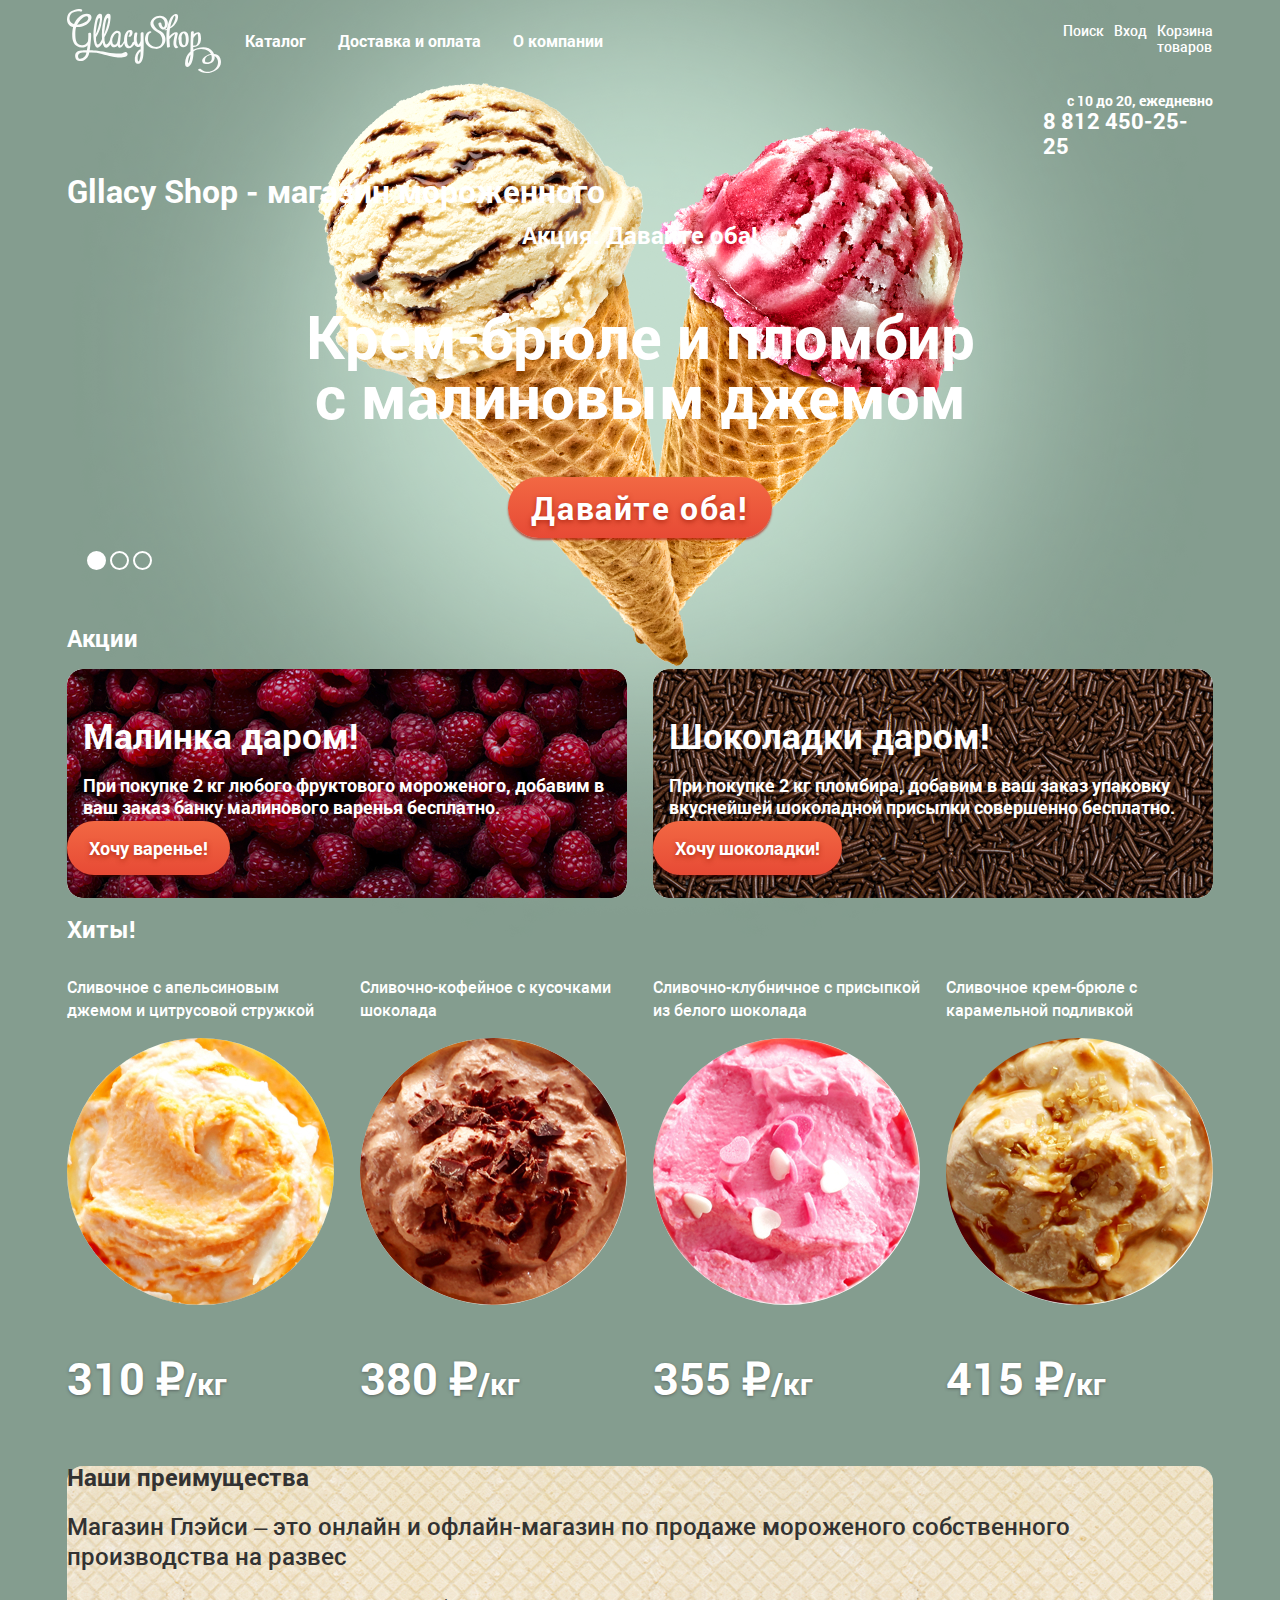
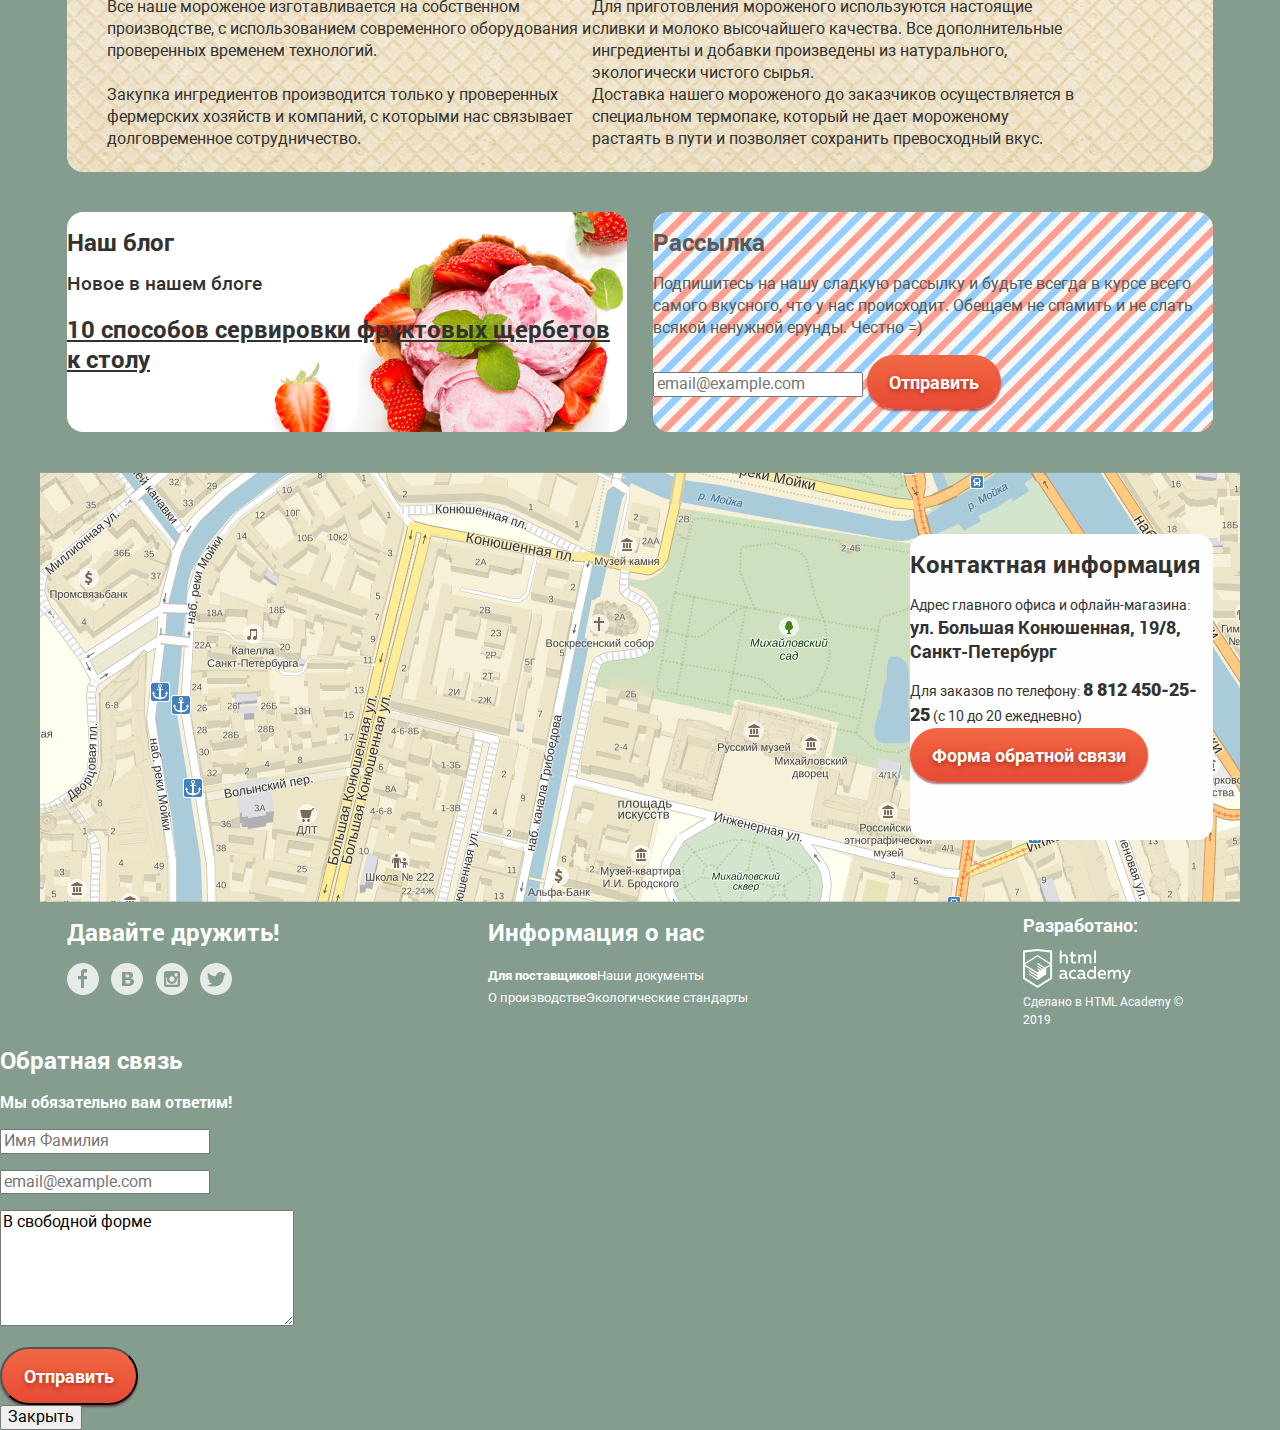
<file: index.html>
<!DOCTYPE html>
<html lang="ru" class="page">

<head>
  <meta charset="utf-8">
  <title>Gllacy Shop - магазин мороженного собственного производства</title>
  <link rel="stylesheet" href="css/normalize.css">
  <link rel="stylesheet" href="css/style.css">

  <link rel="stylesheet" href="https://fonts.googleapis.com/css2?family=Roboto:wght@400;500;700&display=swap">

  <link rel="icon" href="favicon.ico">
  <link rel="icon" href="favicon/favicon.svg" type="image/svg+xml">
  <link rel="apple-touch-icon" href="favicon/180.png">
  <link rel="manifest" href="manifest.webmanifest">
</head>

<body class="page-body green-theme">

  <header class="main-header">
    <div class="header-block">
      <nav class="main-navigation">
        <div class="main-navigation-column">
          <img class="main-header-logo" src="img/logo.svg" width="154" height="64"
            alt="Логотип магазина мороженного Глейси.">
          <ul class="site-navigation">
            <li class="site-navigation-item"><a class="main-menu" href="catalog.html">Каталог</a></li>
            <!-- TODO: Выпадающее меню-->
            <li class="site-navigation-item"><a href="#">Доставка и оплата</a></li>
            <li class="site-navigation-item"><a href="#">О компании</a></li>
          </ul>
          <ul class="user-navigation">
            <li class="user-navigation-item">
              <a class="search-link" href="#">Поиск</a>
            </li>
            <!-- TODO: Выпадающая форма поиска-->
            <li class="user-navigation-item">
              <a class="login-link" href="#">Вход</a>
            </li>
            <!-- TODO: Выпадающая форма входа-->
            <li class="user-navigation-item">
              <a class="basket-link" href="#">Корзина товаров</a>
            </li>
          </ul>
        </div>
      </nav>
      <div class="main-header-contacts">
        <p class="main-header-mode">с 10 до 20, ежедневно</p>
        <p class="main-header-phone"><a class="main-header-phone-link" href="tel:+78124502525">8 812 450-25-25</a></p>
      </div>
    </div>
  </header>

  <main>
    <div class="container">
      <h1>Gllacy Shop - магазин мороженного</h1>

      <section class="slider">
        <section class="slider-item slider-item-1 green-promo-background">
          <h2>Акция: Давайте оба!</h2>
          <p class="slider-heading">Крем-брюле и пломбир с малиновым джемом</p>
          <!-- <p>
          <img class="slider-image" src="img/products/slider-item-1.png" width="716" height="716" alt="Шарики мороженого крем-брюле
            и пломбира с джемом, каждый в вафельном рожке.">
        </p> -->
          <a class="button slider-button" href="#">Давайте оба!</a>
        </section>

        <section class="slider-item slider-item-2 blue-promo-background hidden">
          <h2>Акция: Давайте оба!</h2>
          <p class="slider-heading">Шоколадный пломбир и лимонный сорбет</p>
          <!-- <p>
          <img class="slider-image" src="img/products/slider-item-2.png" width="716" height="716" alt="Шарик пломбира с кусочками шоколада
            и шарик сорбета с кусочками фруктов, каждый в вафельном рожке.">
        </p> -->
          <a class="button slider-button" href="#">Давайте оба!</a>
        </section>

        <section class="slider-item slider-item-3 red-promo-background hidden">
          <h2>Акция: Давайте оба!</h2>
          <p class="slider-heading">Пломбир с помадкой и клубничный щербет</p>
          <!-- <p>
          <img class="slider-image" src="img/products/slider-item-3.png" width="716" height="716"
            alt="Шарик пломбира с шоколадной помадкой и шарик клубничного щербета, каждый в вафельном рожке.">
        </p> -->
          <a class="button slider-button" href="#">Давайте оба!</a>
        </section>

        <nav class="slider-control">
          <button class="slider-control-button green-theme-button" type="button"></button>
          <button class="slider-control-button blue-theme-button" type="button"></button>
          <button class="slider-control-button red-theme-button" type="button"></button>
        </nav>
      </section>

      <section class="promotions">
        <h2>Акции</h2>
        <ul class="promotions-list">
          <li class="promotion-item promotion-item-1">
            <h3 class="promotion-heading">Малинка даром!</h3>
            <p class="promotion-content">При покупке 2 кг любого фруктового мороженого, добавим
              в ваш заказ банку малинового варенья бесплатно.</p>
            <a class="button promotion-button" href="#">Хочу варенье!</a>
          </li>
          <li class="promotion-item promotion-item-2">
            <h3 class="promotion-heading">Шоколадки даром!</h3>
            <p class="promotion-content">При покупке 2 кг пломбира, добавим в ваш заказ упаковку
              вкуснейшей шоколадной присыпки совершенно бесплатно.</p>
            <a class="button promotion-button" href="#">Хочу шоколадки!</a>
          </li>
        </ul>
      </section>

      <section class="hits">
        <h2>Хиты!</h2>
        <ul class="hits-list">
          <li class="hit-item">
            <p class="hit-name"><a class="hit-name-link" href="#">Сливочное с апельсиновым джемом и цитрусовой
                стружкой</a></p>
            <img class="hit-image" src="img/products/product-1.jpg" width="267" height="267"
              alt="Бежевое с оранжевыми жилками мороженое.">
            <p class="hit-price">310 &#8381;<span class="hit-span">/кг</span></p>
          </li>
          <li class="hit-item">
            <p class="hit-name"><a class="hit-name-link" href="#">Сливочно-кофейное с кусочками шоколада</a></p>
            <img class="hit-image" src="img/products/product-2.jpg" width="267" height="267"
              alt="Коричневое мороженое c шоколадной стружкой.">
            <p class="hit-price">380 &#8381;<span class="hit-span">/кг</span></p>
          </li>
          <li class="hit-item">
            <p class="hit-name"><a class="hit-name-link" href="#">Сливочно-клубничное с присыпкой из белого шоколада</a>
            </p>
            <img class="hit-image" src="img/products/product-3.jpg" width="267" height="267"
              alt="Розовое мороженое с присыпкой сердечками.">
            <p class="hit-price">355 &#8381;<span class="hit-span">/кг</span></p>
          </li>
          <li class="hit-item">
            <p class="hit-name"><a class="hit-name-link" href="#">Сливочное крем-брюле с карамельной подливкой</a></p>
            <img class="hit-image" src="img/products/product-4.jpg" width="267" height="267"
              alt="Тёмно-бежевое мороженое с жилками карамельного соуса.">
            <p class="hit-price">415 &#8381;<span class="hit-span">/кг</span></p>
          </li>
        </ul>
      </section>

      <section class="advantages">
        <h2>Наши преимущества</h2>
        <p class="advantages-heading">Магазин Глэйси – это онлайн и офлайн-магазин по продаже мороженого собственного
          производства на развес</p>
        <ul class="advantages-list">
          <li class="advantages-item">Все наше мороженое изготавливается на собственном
            производстве, с использованием современного оборудования
            и проверенных временем технологий.</li>
          <li class="advantages-item">Для приготовления мороженого используются настоящие
            сливки и молоко высочайшего качества. Все дополнительные
            ингредиенты и добавки произведены из натурального,
            экологически чистого сырья.</li>
          <li class="advantages-item">Закупка ингредиентов производится только у проверенных
            фермерских хозяйств и компаний, с которыми нас связывает
            долговременное сотрудничество.</li>
          <li class="advantages-item">Доставка нашего мороженого до заказчиков осуществляется
            в специальном термопаке, который не дает мороженому
            растаять в пути и позволяет сохранить превосходный вкус.</li>
        </ul>
      </section>

      <div class="index-columns">
        <section class="blog">
          <h2>Наш блог</h2>
          <h3 class="blog-heading">Новое в нашем блоге</h3>
          <a class="blog-news-more" href="#">10 способов сервировки фруктовых щербетов к столу</a>
        </section>

        <section class="subscribe">
          <h2>Рассылка</h2>
          <p class="subscribe-text">Подпишитесь на нашу сладкую рассылку и будьте всегда в курсе
            всего самого вкусного, что у нас происходит. Обещаем не спамить
            и не слать всякой ненужной ерунды. Честно =)</p>
          <form class="subscribe-form" method="POST" action="https://echo.htmlacademy.ru/">
            <input class="input subscribe-input" type="email" name="email" placeholder="email@example.com" required>
            <button class="button subscribe-button" type="submit">Отправить</button>
          </form>
        </section>
      </div>
    </div>

    <div class="map-wrapper">
      <div class="contacts-container">
        <section class="contacts">
          <h2>Контактная информация</h2>
          <p class="contacts-text">Адрес главного офиса и офлайн-магазина:
            <b class="contacts-address">ул. Большая Конюшенная, 19/8, Санкт-Петербург</b></p>
          <p class="contacts-text">Для заказов по телефону: <a class="contacts-phone" href="tel:+78124502525"><b>8 812
                450-25-25</b></a>
            (с 10 до 20 ежедневно)</p>
          <p><a class="button feedback-link-button" href="#">Форма обратной связи</a></p>
          <!-- TODO: Скрипт триггерящий форму feedback'a-->
        </section>
      </div>
    </div>
  </main>

  <footer class="main-footer">
    <div class="footer-columns">
      <section class="footer-socials">
        <h2>Давайте дружить!</h2>
        <ul class="footer-socials-list">
          <li>
            <a class="footer-social-button" href="#">
              <!-- <span>Фейсбук</span> -->
              <svg width="32" height="32" viewBox="0 0 32 32" fill="none" xmlns="http://www.w3.org/2000/svg">
                <path
                  d="M16 0C12.8355 0 9.74207 0.938384 7.11088 2.69649C4.4797 4.45459 2.42894 6.95345 1.21793 9.87706C0.0069325 12.8007 -0.309921 16.0177 0.307443 19.1214C0.924806 22.2251 2.44866 25.0761 4.6863 27.3137C6.92394 29.5513 9.77487 31.0752 12.8786 31.6926C15.9823 32.3099 19.1993 31.9931 22.1229 30.7821C25.0466 29.5711 27.5454 27.5203 29.3035 24.8891C31.0616 22.2579 32 19.1645 32 16C32 11.7565 30.3143 7.68687 27.3137 4.68629C24.3131 1.68571 20.2435 0 16 0ZM20.06 9.45H17V12.9H20V16.34H17V25H14V16.34H11V12.9H14V9.45C13.9449 8.59575 14.2291 7.75426 14.7908 7.1083C15.3525 6.46234 16.1464 6.06407 17 6H20V9.45H20.06Z"
                  fill="white" fill-opacity="0.8" />
              </svg>
            </a>
          </li>
          <li>
            <a class="footer-social-button" href="#">
              <!-- <span>Вконтакте</span> -->
              <svg width="32" height="32" viewBox="0 0 32 32" fill="none" xmlns="http://www.w3.org/2000/svg">
                <path
                  d="M16.64 14.49C16.9652 14.4904 17.2875 14.4293 17.59 14.31C17.8645 14.2077 18.0922 14.0085 18.23 13.75C18.3343 13.4964 18.3854 13.2241 18.38 12.95C18.376 12.7057 18.3143 12.4659 18.2 12.25C18.0714 12.0066 17.8523 11.8235 17.59 11.74C17.2687 11.627 16.9306 11.5695 16.59 11.57H14.59V14.57H15.16C15.75 14.52 16.24 14.51 16.64 14.49Z"
                  fill="white" fill-opacity="0.8" />
                <path
                  d="M18.12 17.08C17.751 17.0101 17.3752 16.9832 17 17H14.61V20.5H17.06C17.4757 20.4953 17.8865 20.4104 18.27 20.25C18.591 20.1392 18.8632 19.9199 19.04 19.63C19.1865 19.3527 19.2621 19.0436 19.26 18.73C19.2753 18.3782 19.1848 18.0298 19 17.73C18.7922 17.4167 18.4806 17.1865 18.12 17.08Z"
                  fill="white" fill-opacity="0.8" />
                <path
                  d="M16 0C12.8355 0 9.74207 0.938384 7.11088 2.69649C4.4797 4.45459 2.42894 6.95345 1.21793 9.87706C0.0069325 12.8007 -0.309921 16.0177 0.307443 19.1214C0.924806 22.2251 2.44866 25.0761 4.6863 27.3137C6.92394 29.5513 9.77487 31.0752 12.8786 31.6926C15.9823 32.3099 19.1993 31.9931 22.1229 30.7821C25.0466 29.5711 27.5454 27.5203 29.3035 24.8891C31.0616 22.2579 32 19.1645 32 16C32 11.7565 30.3143 7.68687 27.3137 4.68629C24.3131 1.68571 20.2435 0 16 0ZM22.6 20.53C22.3376 21.056 21.9537 21.5119 21.48 21.86C20.9342 22.2714 20.3122 22.5705 19.65 22.74C18.8286 22.9383 17.9848 23.029 17.14 23.01H11V9H16.45C17.2781 8.9868 18.1063 9.02354 18.93 9.11C19.473 9.19401 19.9994 9.36273 20.49 9.61C20.9868 9.84615 21.4013 10.2258 21.68 10.7C21.9455 11.1728 22.0801 11.7079 22.07 12.25C22.0819 12.8916 21.8931 13.5209 21.53 14.05C21.1452 14.588 20.6142 15.0045 20 15.25V15.32C20.8272 15.4588 21.5898 15.8541 22.18 16.45C22.7295 17.0712 23.0163 17.8815 22.98 18.71C23.0043 19.3386 22.8738 19.9636 22.6 20.53Z"
                  fill="white" fill-opacity="0.8" />
              </svg>
            </a>
          </li>
          <li>
            <a class="footer-social-button" href="#">
              <!-- <span>Инстаграм</span> -->
              <svg width="32" height="32" viewBox="0 0 32 32" fill="none" xmlns="http://www.w3.org/2000/svg">
                <g opacity="0.8">
                  <path
                    d="M20.92 16C20.92 17.3155 20.3974 18.5771 19.4673 19.5072C18.5371 20.4374 17.2755 20.96 15.96 20.96C14.6445 20.96 13.3829 20.4374 12.4528 19.5072C11.5226 18.5771 11 17.3155 11 16C11.001 15.6158 11.048 15.233 11.14 14.86H10.24V21.7H21.64V14.86H20.74C20.8406 15.2325 20.901 15.6147 20.92 16Z"
                    fill="white" />
                  <path
                    d="M16 18.66C16.5252 18.656 17.0375 18.4967 17.4723 18.202C17.9071 17.9073 18.245 17.4905 18.4432 17.0042C18.6415 16.5178 18.6913 15.9836 18.5864 15.4689C18.4816 14.9542 18.2266 14.4821 17.8539 14.1121C17.4811 13.7421 17.0071 13.4908 16.4916 13.3897C15.9762 13.2887 15.4424 13.3425 14.9575 13.5445C14.4726 13.7464 14.0584 14.0873 13.7669 14.5243C13.4755 14.9613 13.32 15.4748 13.32 16C13.3213 16.3506 13.3917 16.6976 13.5271 17.021C13.6625 17.3444 13.8602 17.638 14.1091 17.8851C14.358 18.1321 14.653 18.3276 14.9775 18.4606C15.3019 18.5936 15.6494 18.6613 16 18.66Z"
                    fill="white" />
                  <path d="M21.68 10.3H18.64V13.34H21.68V10.3Z" fill="white" />
                  <path
                    d="M16 0C12.8355 0 9.74207 0.938384 7.11088 2.69649C4.4797 4.45459 2.42894 6.95345 1.21793 9.87706C0.0069325 12.8007 -0.309921 16.0177 0.307443 19.1214C0.924806 22.2251 2.44866 25.0761 4.6863 27.3137C6.92394 29.5513 9.77487 31.0752 12.8786 31.6926C15.9823 32.3099 19.1993 31.9931 22.1229 30.7821C25.0466 29.5711 27.5454 27.5203 29.3035 24.8891C31.0616 22.2579 32 19.1645 32 16C32 11.7565 30.3143 7.68687 27.3137 4.68629C24.3131 1.68571 20.2435 0 16 0ZM24 21.7C24.0027 22.0045 23.9444 22.3064 23.8285 22.588C23.7127 22.8696 23.5416 23.1251 23.3253 23.3395C23.1091 23.5539 22.8521 23.7228 22.5695 23.8362C22.2869 23.9497 21.9845 24.0054 21.68 24H10.28C9.97928 23.9987 9.68175 23.9382 9.40442 23.8219C9.12709 23.7056 8.87537 23.5358 8.66366 23.3222C8.45194 23.1086 8.28436 22.8554 8.17049 22.5771C8.05662 22.2988 7.99869 22.0007 8.00001 21.7V10.3C7.99869 9.99927 8.05662 9.70123 8.17049 9.42289C8.28436 9.14455 8.45194 8.89137 8.66366 8.67779C8.87537 8.46422 9.12709 8.29443 9.40442 8.17814C9.68175 8.06184 9.97928 8.00131 10.28 8H21.67C21.9749 7.99467 22.2778 8.0503 22.561 8.16362C22.8441 8.27694 23.1017 8.44568 23.3188 8.65992C23.5358 8.87416 23.7079 9.12959 23.8249 9.41123C23.9418 9.69287 24.0014 9.99504 24 10.3V21.7Z"
                    fill="white" />
                </g>
              </svg>
            </a>
          </li>
          <li>
            <a class="footer-social-button" href="#">
              <!-- <span>Твиттер</span> -->
              <svg width="32" height="32" viewBox="0 0 32 32" fill="none" xmlns="http://www.w3.org/2000/svg">
                <path
                  d="M16 0C12.8355 0 9.74207 0.938384 7.11088 2.69649C4.4797 4.45459 2.42894 6.95345 1.21793 9.87706C0.0069325 12.8007 -0.309921 16.0177 0.307443 19.1214C0.924806 22.2251 2.44866 25.0761 4.6863 27.3137C6.92394 29.5513 9.77487 31.0752 12.8786 31.6926C15.9823 32.3099 19.1993 31.9931 22.1229 30.7821C25.0466 29.5711 27.5454 27.5203 29.3035 24.8891C31.0616 22.2579 32 19.1645 32 16C32 11.7565 30.3143 7.68687 27.3137 4.68629C24.3131 1.68571 20.2435 0 16 0ZM23.94 12.81C23.69 19.33 20.48 23.64 12.94 23.51H12.46C12.01 23.51 7.91001 23.07 7.11001 21.69C8.8989 21.9555 10.7228 21.5494 12.23 20.55C11.18 20.26 9.31001 20.09 8.98001 17.7C9.39279 17.8642 9.84415 17.9058 10.28 17.82C9.00001 17 7.53001 16.3 7.61001 14.17C8.02796 14.4893 8.54454 14.652 9.07001 14.63C8.30001 14.4 6.92001 11.39 8.07001 9.85C10.07 11.64 12.14 13.33 15.87 13.49C16.1 11.28 17.11 9.79 19.04 9.17C19.7375 8.93332 20.4908 8.91568 21.1986 9.11946C21.9065 9.32323 22.5351 9.73867 23 10.31C23.74 10.08 24.45 9.84 25.19 9.62C25.1758 9.95711 25.0846 10.2865 24.9234 10.5829C24.7622 10.8793 24.5353 11.1349 24.26 11.33C24.5167 11.3601 24.7768 11.3336 25.0221 11.2524C25.2674 11.1712 25.492 11.0372 25.68 10.86C25.5628 11.2985 25.3443 11.7034 25.0421 12.0421C24.7399 12.3808 24.3624 12.6438 23.94 12.81Z"
                  fill="white" fill-opacity="0.8" />
              </svg>
            </a>
          </li>
        </ul>
      </section>

      <section class="footer-about-us">
        <h2>Информация о нас</h2>
        <ul class="footer-about-us-list">
          <li class="footer-about-us-item">
            <a class="footer-about-us-link" href="#"><b>Для поставщиков</b></a>
          </li>
          <li class="footer-about-us-item">
            <a class="footer-about-us-link" href="#">Наши документы</a>
          </li>
          <li class="footer-about-us-item">
            <a class="footer-about-us-link" href="#">О производстве</a>
          </li>
          <li class="footer-about-us-item">
            <a class="footer-about-us-link" href="#">Экологические стандарты</a>
          </li>
        </ul>
      </section>

      <section class="footer-copyright">
        <h2>Разработано:</h2>
        <p>
          <a href="https://htmlacademy.ru/intensive/htmlcss">
            <img class="footer-copyright-logo" src="img/academy_logo.svg" width="108" height="39"
              alt="Логотип разработчика сайта">
          </a>
        </p>
        <p>
          Сделано в <a class="footer-copyright-link" href="https://htmlacademy.ru/intensive/htmlcss">HTML Academy</a>
          &copy; 2019
        </p>
      </section>
    </div>
  </footer>

  <section class="feedback-modal">
    <h2>Обратная связь</h2>
    <p class="feedback-modal-heading">Мы обязательно вам ответим!</p>
    <form class="feedback-modal-form" action="https://echo.htmlacademy.ru/" method="POST">
      <p>
        <input class="feedback-modal-input" type="text" name="feedback-name-surname" placeholder="Имя Фамилия" required>
      </p>
      <p>
        <input class="feedback-modal-input" type="email" name="feedback-email" placeholder="email@example.com" required>
      </p>
      <p>
        <textarea class="feedback-modal-textarea" name="feedback" rows="6" cols="30"
          required>В свободной форме</textarea>
      </p>
      <button class="button feedback-modal-button" type="submit">Отправить</button>
    </form>
    <button class="feedback-modal-close" type="button">Закрыть</button>
  </section>


  <script src="js/script.js"></script>
</body>

</html>
</file>
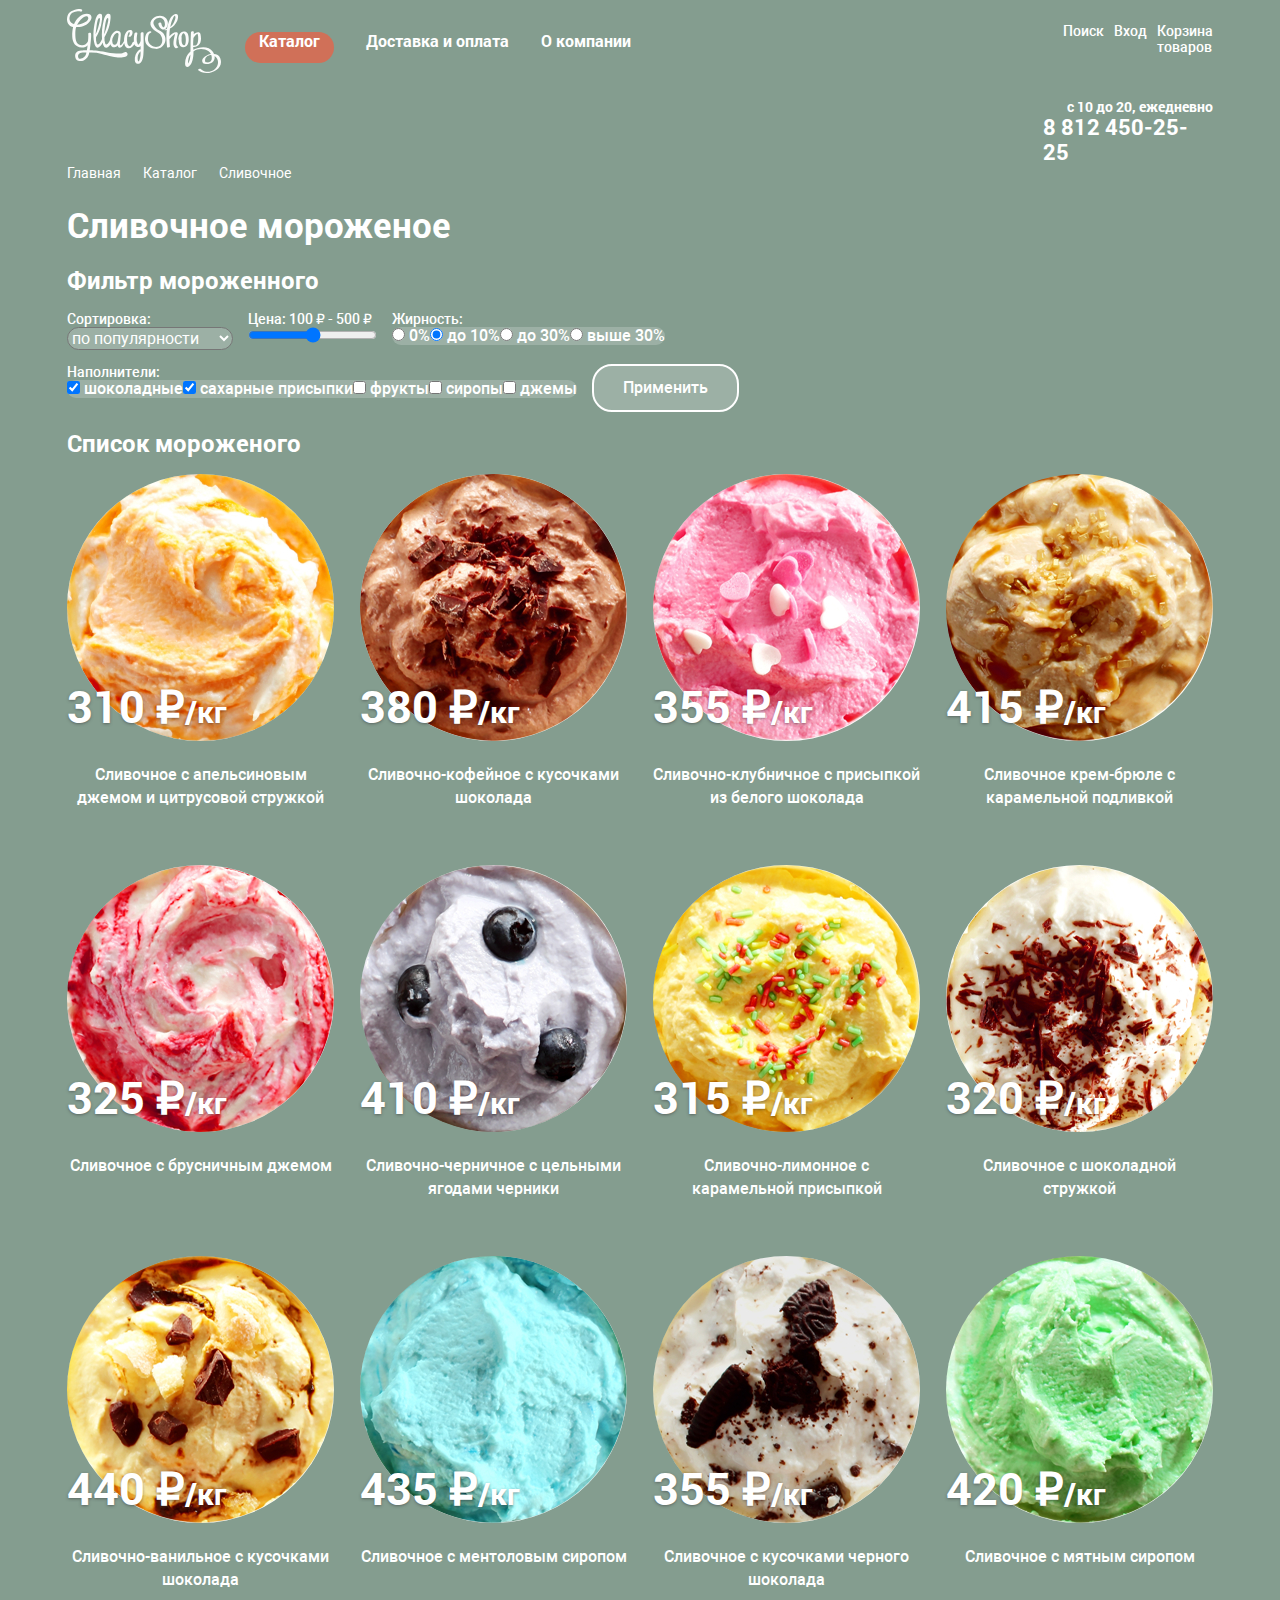
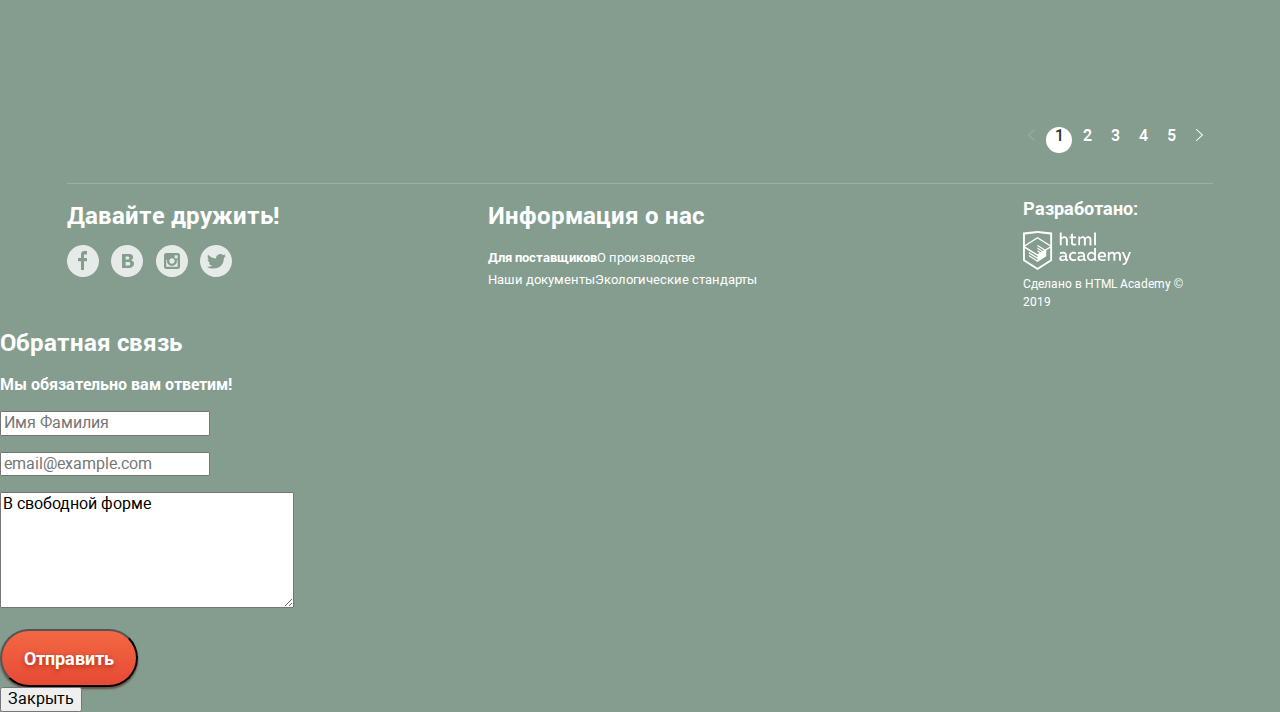
<file: catalog.html>
<!DOCTYPE html>
<html lang="ru" class="page">

<head>
  <meta charset="utf-8">
  <title>Gllacy Shop - магазин мороженного собственного производства</title>
  <link rel="stylesheet" href="css/style.css">
  <link rel="stylesheet" href="css/normalize.css">

  <link rel="stylesheet" href="https://fonts.googleapis.com/css2?family=Roboto:wght@400;500;700&display=swap">
</head>

<body class="page-body catalog-green-theme">

  <header class="main-header">
    <div class="header-block">
      <nav class="main-navigation">
        <div class="main-navigation-column">
          <a class="main-header-logo" href="index.html">
            <img src="img/logo.svg" width="154" height="64" alt="Логотип магазина мороженного Глейси"></a>
          <ul class="site-navigation">
            <li class="site-navigation-item site-navigation-current"><a class="main-menu"
                href="catalog.html">Каталог</a>
            </li>
            <!-- TODO: Выпадающее меню-->
            <li class="site-navigation-item"><a href="#">Доставка и оплата</a></li>
            <li class="site-navigation-item"><a href="#">О компании</a></li>
          </ul>
          <ul class="user-navigation">
            <li class="user-navigation-item">
              <a class="search-link" href="#">Поиск</a>
            </li>
            <!-- TODO: Выпадающая форма поиска-->
            <li class="user-navigation-item">
              <a class="login-link" href="#">Вход</a>
            </li>
            <!-- TODO: Выпадающая форма входа-->
            <li class="user-navigation-item">
              <a class="basket-link" href="#">Корзина товаров</a>
            </li>
          </ul>
        </div>
      </nav>
      <div class="main-header-contacts">
        <p class="main-header-mode">с 10 до 20, ежедневно</p>
        <p class="main-header-phone"><a class="main-header-phone-link" href="tel:+78124502525">8 812 450-25-25</a></p>
      </div>
    </div>
  </header>

  <main class="page-catalog container">
    <ul class="breadcrumbs">
      <li>
        <a href="index.html">Главная</a>
      </li>
      <li><a href="#">Каталог</a></li>
      <li class="breadcrumbs-current">Сливочное</li>
    </ul>

    <h1 class="page-title">Сливочное мороженое</h1>

    <section class="filters">
      <h2>Фильтр мороженного</h2>
      <form class="filter" action="https://echo.htmlacademy.ru/" method="GET">
        <div class="filters-block">
          <fieldset class="filter-item filter-sort">
            <legend>Сортировка:</legend>
            <select class="filter-item-content filter-item-sort" name="sort">
              <option value="by-popularity" selected>по популярности</option>
              <option value="low-cost">сначала недорогие</option>
              <option value="high-cost">сначала дорогие</option>
              <option value="fat-content">по жирности</option>
            </select>
          </fieldset>

          <fieldset class="filter-item filter-price">
            <legend>Цена: 100 &#8381; - 500 &#8381;</legend>
            <input class="filter-item-content filter-input filter-input-range" type="range" min="100" max="500">
          </fieldset>

          <fieldset class="filter-item filter-fat-content">
            <legend>Жирность:</legend>
            <ul class="filter-item-content">
              <li class="filter-option filter-radio">
                <input class="filter-input filter-input-radio" type="radio" name="fat-content" value="zero"
                  id="fat-zero-filter">
                <label for="fat-zero-filter">0%</label>
              </li>
              <li class="filter-option filter-radio">
                <input class="filter-input filter-input-radio" type="radio" name="fat-content" value="up-to-ten"
                  id="fat-up-to-ten-filter" checked>
                <label for="fat-up-to-ten-filter">до 10%</label>
              </li>
              <li class="filter-option filter-radio">
                <input class="filter-input filter-input-radio" type="radio" name="fat-content" value="up-to-thirty"
                  id="fat-up-to-thirty-filter">
                <label for="fat-up-to-thirty-filter">до 30%</label>
              </li>
              <li class="filter-option filter-radio">
                <input class="filter-input filter-input-radio" type="radio" name="fat-content" value="over-thirty"
                  id="fat-over-thirty-filter">
                <label for="fat-over-thirty-filter">выше 30%</label>
              </li>
            </ul>
          </fieldset>

          <fieldset class="filter-item filter-extender">
            <legend>Наполнители:</legend>
            <ul class="filter-item-content">
              <li class="filter-option filter-checkbox">
                <input class="filter-input filter-input-checkbox" type="checkbox" name="chocolate" id="chocolate-filter"
                  checked>
                <label for="chocolate-filter">шоколадные</label>
              </li>
              <li class="filter-option filter-checkbox">
                <input class="filter-input filter-input-checkbox" type="checkbox" name="sugar-powder"
                  id="sugar-powder-filter" checked>
                <label for="sugar-powder-filter">сахарные присыпки</label>
              </li>
              <li class="filter-option filter-checkbox">
                <input class="filter-input filter-input-checkbox" type="checkbox" name="fruits" id="fruits-filter">
                <label for="fruits-filter">фрукты</label>
              </li>
              <li class="filter-option filter-checkbox">
                <input class="filter-input filter-input-checkbox" type="checkbox" name="syrup" id="syrup-filter">
                <label for="syrup-filter">сиропы</label>
              </li>
              <li class="filter-option filter-checkbox">
                <input class="filter-input filter-input-checkbox" type="checkbox" name="jam" id="jam-filter">
                <label for="jam-filter">джемы</label>
              </li>
            </ul>
          </fieldset>
          <button class="button-filter" type="submit">Применить</button>
        </div>
      </form>
    </section>

    <section class="catalog">
      <h2>Список мороженого</h2>
      <ul class="catalog-list">
        <li class="catalog-item">
          <p class="catalog-item-name"><a href="#">Сливочное с апельсиновым джемом и цитрусовой стружкой</a></p>
          <div class="price-position">
            <img class="catalog-item-image" src="img/products/product-1.jpg" width="267" height="267"
              alt="Бежевое с оранжевыми жилками мороженое.">
            <p class="catalog-item-price">310 &#8381;<span class="catalog-item-span">/кг</span></p>
          </div>
          <!-- <p><a class="button catalog-item-button" href="#">Быстрый просмотр</a></p> -->
        </li>
        <li class="catalog-item">
          <p class="catalog-item-name"><a href="#">Сливочно-кофейное с кусочками шоколада</a></p>
          <div class="price-position">
            <img class="catalog-item-image" src="img/products/product-2.jpg" width="267" height="267"
              alt="Коричневое мороженое c шоколадной стружкой.">
            <p class="catalog-item-price">380 &#8381;<span class="catalog-item-span">/кг</span></p>
          </div>
          <!-- <p><a class="button catalog-item-button" href="#">Быстрый просмотр</a></p> -->
        </li>
        <li class="catalog-item">
          <p class="catalog-item-name"><a href="#">Сливочно-клубничное с присыпкой из белого шоколада</a></p>
          <div class="price-position">
            <img class="catalog-item-image" src="img/products/product-3.jpg" width="267" height="267"
              alt="Розовое мороженое с присыпкой сердечками.">
            <p class="catalog-item-price">355 &#8381;<span class="catalog-item-span">/кг</span></p>
          </div>
          <!-- <p><a class="button catalog-item-button" href="#">Быстрый просмотр</a></p> -->
        </li>
        <li class="catalog-item">
          <p class="catalog-item-name"><a href="#">Сливочное крем-брюле с карамельной подливкой</a></p>
          <div class="price-position">
            <img class="catalog-item-image" src="img/products/product-4.jpg" width="267" height="267"
              alt="Тёмно-бежевое мороженое с жилками карамельного соуса.">
            <p class="catalog-item-price">415 &#8381;<span class="catalog-item-span">/кг</span></p>
          </div>
          <!-- <p><a class="button catalog-item-button" href="#">Быстрый просмотр</a></p> -->
        </li>
        <li class="catalog-item">
          <p class="catalog-item-name"><a href="#">Сливочное с брусничным джемом</a></p>
          <div class="price-position">
            <img class="catalog-item-image" src="img/products/product-5.jpg" width="267" height="267"
              alt="Белое с красными жилками мороженое.">
            <p class="catalog-item-price">325 &#8381;<span class="catalog-item-span">/кг</span></p>
          </div>
          <!-- <p><a class="button catalog-item-button" href="#">Быстрый просмотр</a></p> -->
        </li>
        <li class="catalog-item">
          <p class="catalog-item-name"><a href="#">Сливочно-черничное с цельными ягодами черники </a></p>
          <div class="price-position">
            <img class="catalog-item-image" src="img/products/product-6.jpg" width="267" height="267"
              alt="Светло-фиолетовое мороженое с ягодами.">
            <p class="catalog-item-price">410 &#8381;<span class="catalog-item-span">/кг</span></p>
          </div>
          <!-- <p><a class="button catalog-item-button" href="#">Быстрый просмотр</a></p> -->
        </li>
        <li class="catalog-item">
          <p class="catalog-item-name"><a href="#">Сливочно-лимонное с карамельной присыпкой</a></p>
          <div class="price-position">
            <img class="catalog-item-image" src="img/products/product-7.jpg" width="267" height="267"
              alt="Желтое мороженое с разноцветной кондитерской присыпкой.">
            <p class="catalog-item-price">315 &#8381;<span class="catalog-item-span">/кг</span></p>
          </div>
          <!-- <p><a class="button catalog-item-button" href="#">Быстрый просмотр</a></p> -->
        </li>
        <li class="catalog-item">
          <p class="catalog-item-name"><a href="#">Сливочное с шоколадной стружкой</a></p>
          <div class="price-position">
            <img class="catalog-item-image" src="img/products/product-8.jpg" width="267" height="267"
              alt="Светло-бежевое мороженое со стружкой.">
            <p class="catalog-item-price">320 &#8381;<span class="catalog-item-span">/кг</span></p>
          </div>
          <!-- <p><a class="button catalog-item-button" href="#">Быстрый просмотр</a></p> -->
        </li>
        <li class="catalog-item">
          <p class="catalog-item-name"><a href="#">Сливочно-ванильное с кусочками шоколада</a></p>
          <div class="price-position">
            <img class="catalog-item-image" src="img/products/product-9.jpg" width="267" height="267"
              alt="Бежевое мороженое с крупными кусочками.">
            <p class="catalog-item-price">440 &#8381;<span class="catalog-item-span">/кг</span></p>
          </div>
          <!-- <p><a class="button catalog-item-button" href="#">Быстрый просмотр</a></p> -->
        </li>
        <li class="catalog-item">
          <p class="catalog-item-name"><a href="#">Сливочноe с ментоловым сиропом</a></p>
          <div class="price-position">
            <img class="catalog-item-image" src="img/products/product-10.jpg" width="267" height="267"
              alt="Светло-голубое мороженое.">
            <p class="catalog-item-price">435 &#8381;<span class="catalog-item-span">/кг</span></p>
          </div>
          <!-- <p><a class="button catalog-item-button" href="#">Быстрый просмотр</a></p> -->
        </li>
        <li class="catalog-item">
          <p class="catalog-item-name"><a href="#">Сливочное с кусочками черного шоколада</a></p>
          <div class="price-position">
            <img class="catalog-item-image" src="img/products/product-11.jpg" width="267" height="267"
              alt="Белое мороженое с крупными кусочками.">
            <p class="catalog-item-price">355 &#8381;<span class="catalog-item-span">/кг</span></p>
          </div>
          <!-- <p><a class="button catalog-item-button" href="#">Быстрый просмотр</a></p> -->
        </li>
        <li class="catalog-item">
          <p class="catalog-item-name"><a href="#">Сливочное с мятным сиропом</a></p>
          <div class="price-position">
            <img class="catalog-item-image" src="img/products/product-12.jpg" width="267" height="267"
              alt="Светло-зелёное мороженое.">
            <p class="catalog-item-price">420 &#8381;<span class="catalog-item-span">/кг</span></p>
          </div>
          <!-- <p><a class="button catalog-item-button" href="#">Быстрый просмотр</a></p> -->
        </li>
      </ul>
      <div class="pagination-list-position">
        <ul class="pagination-list">
          <li class="pagination-item pagination-previous pagination-disabled">
            <a>
              <svg width="7" height="12" viewBox="0 0 7 12" fill="none" xmlns="http://www.w3.org/2000/svg">
                <path
                  d="M0.15889 6.34125L6.06761 11.8512C6.1703 11.9465 6.30937 12 6.45436 12C6.59934 12 6.73841 11.9465 6.84111 11.8512C6.89146 11.8048 6.93142 11.7495 6.95869 11.6885C6.98596 11.6276 7 11.5623 7 11.4962C7 11.4302 6.98596 11.3649 6.95869 11.304C6.93142 11.243 6.89146 11.1877 6.84111 11.1412L1.3084 6.00125L6.84111 0.831247C6.89146 0.784766 6.93142 0.729465 6.95869 0.668535C6.98596 0.607606 7 0.542253 7 0.476248C7 0.410242 6.98596 0.344889 6.95869 0.283959C6.93142 0.22303 6.89146 0.167728 6.84111 0.121247C6.73357 0.0364304 6.59506 -0.00654793 6.45436 0.00124741C6.38391 0.000448227 6.31406 0.013381 6.2493 0.0392141C6.18454 0.0650473 6.12631 0.103209 6.07835 0.151247L0.15889 5.63125C0.108543 5.67773 0.0685816 5.73303 0.0413108 5.79396C0.01404 5.85489 0 5.92024 0 5.98625C0 6.05225 0.01404 6.11761 0.0413108 6.17854C0.0685816 6.23947 0.108543 6.29477 0.15889 6.34125Z"
                  fill="white" />
              </svg>
            </a>
          </li>
          <li class="pagination-item pagination-current">
            <a>1</a>
          </li>
          <li class="pagination-item">
            <a href="#">2</a>
          </li>
          <li class="pagination-item">
            <a href="#">3</a>
          </li>
          <li class="pagination-item">
            <a href="#">4</a>
          </li>
          <li class="pagination-item">
            <a href="#">5</a>
          </li>
          <li class="pagination-item pagination-next">
            <a href="#">
              <svg width="7" height="12" viewBox="0 0 7 12" fill="none" xmlns="http://www.w3.org/2000/svg">
                <path
                  d="M6.84111 5.65875L0.932395 0.148752C0.829699 0.05349 0.690626 0 0.545642 0C0.400659 0 0.261586 0.05349 0.15889 0.148752C0.108543 0.195234 0.0685817 0.250534 0.041311 0.311464C0.0140403 0.372393 0 0.437746 0 0.503752C0 0.569758 0.0140403 0.635111 0.041311 0.69604C0.0685817 0.75697 0.108543 0.812271 0.15889 0.858752L5.6916 5.99875L0.15889 11.1688C0.108543 11.2152 0.0685817 11.2705 0.041311 11.3315C0.0140403 11.3924 0 11.4577 0 11.5238C0 11.5898 0.0140403 11.6551 0.041311 11.716C0.0685817 11.777 0.108543 11.8323 0.15889 11.8788C0.266426 11.9636 0.404942 12.0065 0.545642 11.9988C0.616091 11.9996 0.68594 11.9866 0.750698 11.9608C0.815455 11.935 0.873688 11.8968 0.921651 11.8488L6.84111 6.36875C6.89146 6.32227 6.93142 6.26697 6.95869 6.20604C6.98596 6.14511 7 6.07976 7 6.01375C7 5.94775 6.98596 5.88239 6.95869 5.82146C6.93142 5.76053 6.89146 5.70523 6.84111 5.65875Z"
                  fill="white" />
              </svg>
            </a>
          </li>
        </ul>
      </div>
    </section>
  </main>

  <footer class="main-footer">
    <div class="footer-columns">
      <section class="footer-socials">
        <h2>Давайте дружить!</h2>
        <ul class="footer-socials-list">
          <li>
            <a class="footer-social-button" href="#">
              <!-- <span>Фейсбук</span> -->
              <svg width="32" height="32" viewBox="0 0 32 32" fill="none" xmlns="http://www.w3.org/2000/svg">
                <path
                  d="M16 0C12.8355 0 9.74207 0.938384 7.11088 2.69649C4.4797 4.45459 2.42894 6.95345 1.21793 9.87706C0.0069325 12.8007 -0.309921 16.0177 0.307443 19.1214C0.924806 22.2251 2.44866 25.0761 4.6863 27.3137C6.92394 29.5513 9.77487 31.0752 12.8786 31.6926C15.9823 32.3099 19.1993 31.9931 22.1229 30.7821C25.0466 29.5711 27.5454 27.5203 29.3035 24.8891C31.0616 22.2579 32 19.1645 32 16C32 11.7565 30.3143 7.68687 27.3137 4.68629C24.3131 1.68571 20.2435 0 16 0ZM20.06 9.45H17V12.9H20V16.34H17V25H14V16.34H11V12.9H14V9.45C13.9449 8.59575 14.2291 7.75426 14.7908 7.1083C15.3525 6.46234 16.1464 6.06407 17 6H20V9.45H20.06Z"
                  fill="white" fill-opacity="0.8" />
              </svg>
            </a>
          </li>
          <li>
            <a class="footer-social-button" href="#">
              <!-- <span>Вконтакте</span> -->
              <svg width="32" height="32" viewBox="0 0 32 32" fill="none" xmlns="http://www.w3.org/2000/svg">
                <path
                  d="M16.64 14.49C16.9652 14.4904 17.2875 14.4293 17.59 14.31C17.8645 14.2077 18.0922 14.0085 18.23 13.75C18.3343 13.4964 18.3854 13.2241 18.38 12.95C18.376 12.7057 18.3143 12.4659 18.2 12.25C18.0714 12.0066 17.8523 11.8235 17.59 11.74C17.2687 11.627 16.9306 11.5695 16.59 11.57H14.59V14.57H15.16C15.75 14.52 16.24 14.51 16.64 14.49Z"
                  fill="white" fill-opacity="0.8" />
                <path
                  d="M18.12 17.08C17.751 17.0101 17.3752 16.9832 17 17H14.61V20.5H17.06C17.4757 20.4953 17.8865 20.4104 18.27 20.25C18.591 20.1392 18.8632 19.9199 19.04 19.63C19.1865 19.3527 19.2621 19.0436 19.26 18.73C19.2753 18.3782 19.1848 18.0298 19 17.73C18.7922 17.4167 18.4806 17.1865 18.12 17.08Z"
                  fill="white" fill-opacity="0.8" />
                <path
                  d="M16 0C12.8355 0 9.74207 0.938384 7.11088 2.69649C4.4797 4.45459 2.42894 6.95345 1.21793 9.87706C0.0069325 12.8007 -0.309921 16.0177 0.307443 19.1214C0.924806 22.2251 2.44866 25.0761 4.6863 27.3137C6.92394 29.5513 9.77487 31.0752 12.8786 31.6926C15.9823 32.3099 19.1993 31.9931 22.1229 30.7821C25.0466 29.5711 27.5454 27.5203 29.3035 24.8891C31.0616 22.2579 32 19.1645 32 16C32 11.7565 30.3143 7.68687 27.3137 4.68629C24.3131 1.68571 20.2435 0 16 0ZM22.6 20.53C22.3376 21.056 21.9537 21.5119 21.48 21.86C20.9342 22.2714 20.3122 22.5705 19.65 22.74C18.8286 22.9383 17.9848 23.029 17.14 23.01H11V9H16.45C17.2781 8.9868 18.1063 9.02354 18.93 9.11C19.473 9.19401 19.9994 9.36273 20.49 9.61C20.9868 9.84615 21.4013 10.2258 21.68 10.7C21.9455 11.1728 22.0801 11.7079 22.07 12.25C22.0819 12.8916 21.8931 13.5209 21.53 14.05C21.1452 14.588 20.6142 15.0045 20 15.25V15.32C20.8272 15.4588 21.5898 15.8541 22.18 16.45C22.7295 17.0712 23.0163 17.8815 22.98 18.71C23.0043 19.3386 22.8738 19.9636 22.6 20.53Z"
                  fill="white" fill-opacity="0.8" />
              </svg>
            </a>
          </li>
          <li>
            <a class="footer-social-button" href="#">
              <!-- <span>Инстаграм</span> -->
              <svg width="32" height="32" viewBox="0 0 32 32" fill="none" xmlns="http://www.w3.org/2000/svg">
                <g opacity="0.8">
                  <path
                    d="M20.92 16C20.92 17.3155 20.3974 18.5771 19.4673 19.5072C18.5371 20.4374 17.2755 20.96 15.96 20.96C14.6445 20.96 13.3829 20.4374 12.4528 19.5072C11.5226 18.5771 11 17.3155 11 16C11.001 15.6158 11.048 15.233 11.14 14.86H10.24V21.7H21.64V14.86H20.74C20.8406 15.2325 20.901 15.6147 20.92 16Z"
                    fill="white" />
                  <path
                    d="M16 18.66C16.5252 18.656 17.0375 18.4967 17.4723 18.202C17.9071 17.9073 18.245 17.4905 18.4432 17.0042C18.6415 16.5178 18.6913 15.9836 18.5864 15.4689C18.4816 14.9542 18.2266 14.4821 17.8539 14.1121C17.4811 13.7421 17.0071 13.4908 16.4916 13.3897C15.9762 13.2887 15.4424 13.3425 14.9575 13.5445C14.4726 13.7464 14.0584 14.0873 13.7669 14.5243C13.4755 14.9613 13.32 15.4748 13.32 16C13.3213 16.3506 13.3917 16.6976 13.5271 17.021C13.6625 17.3444 13.8602 17.638 14.1091 17.8851C14.358 18.1321 14.653 18.3276 14.9775 18.4606C15.3019 18.5936 15.6494 18.6613 16 18.66Z"
                    fill="white" />
                  <path d="M21.68 10.3H18.64V13.34H21.68V10.3Z" fill="white" />
                  <path
                    d="M16 0C12.8355 0 9.74207 0.938384 7.11088 2.69649C4.4797 4.45459 2.42894 6.95345 1.21793 9.87706C0.0069325 12.8007 -0.309921 16.0177 0.307443 19.1214C0.924806 22.2251 2.44866 25.0761 4.6863 27.3137C6.92394 29.5513 9.77487 31.0752 12.8786 31.6926C15.9823 32.3099 19.1993 31.9931 22.1229 30.7821C25.0466 29.5711 27.5454 27.5203 29.3035 24.8891C31.0616 22.2579 32 19.1645 32 16C32 11.7565 30.3143 7.68687 27.3137 4.68629C24.3131 1.68571 20.2435 0 16 0ZM24 21.7C24.0027 22.0045 23.9444 22.3064 23.8285 22.588C23.7127 22.8696 23.5416 23.1251 23.3253 23.3395C23.1091 23.5539 22.8521 23.7228 22.5695 23.8362C22.2869 23.9497 21.9845 24.0054 21.68 24H10.28C9.97928 23.9987 9.68175 23.9382 9.40442 23.8219C9.12709 23.7056 8.87537 23.5358 8.66366 23.3222C8.45194 23.1086 8.28436 22.8554 8.17049 22.5771C8.05662 22.2988 7.99869 22.0007 8.00001 21.7V10.3C7.99869 9.99927 8.05662 9.70123 8.17049 9.42289C8.28436 9.14455 8.45194 8.89137 8.66366 8.67779C8.87537 8.46422 9.12709 8.29443 9.40442 8.17814C9.68175 8.06184 9.97928 8.00131 10.28 8H21.67C21.9749 7.99467 22.2778 8.0503 22.561 8.16362C22.8441 8.27694 23.1017 8.44568 23.3188 8.65992C23.5358 8.87416 23.7079 9.12959 23.8249 9.41123C23.9418 9.69287 24.0014 9.99504 24 10.3V21.7Z"
                    fill="white" />
                </g>
              </svg>
            </a>
          </li>
          <li>
            <a class="footer-social-button" href="#">
              <!-- <span>Твиттер</span> -->
              <svg width="32" height="32" viewBox="0 0 32 32" fill="none" xmlns="http://www.w3.org/2000/svg">
                <path
                  d="M16 0C12.8355 0 9.74207 0.938384 7.11088 2.69649C4.4797 4.45459 2.42894 6.95345 1.21793 9.87706C0.0069325 12.8007 -0.309921 16.0177 0.307443 19.1214C0.924806 22.2251 2.44866 25.0761 4.6863 27.3137C6.92394 29.5513 9.77487 31.0752 12.8786 31.6926C15.9823 32.3099 19.1993 31.9931 22.1229 30.7821C25.0466 29.5711 27.5454 27.5203 29.3035 24.8891C31.0616 22.2579 32 19.1645 32 16C32 11.7565 30.3143 7.68687 27.3137 4.68629C24.3131 1.68571 20.2435 0 16 0ZM23.94 12.81C23.69 19.33 20.48 23.64 12.94 23.51H12.46C12.01 23.51 7.91001 23.07 7.11001 21.69C8.8989 21.9555 10.7228 21.5494 12.23 20.55C11.18 20.26 9.31001 20.09 8.98001 17.7C9.39279 17.8642 9.84415 17.9058 10.28 17.82C9.00001 17 7.53001 16.3 7.61001 14.17C8.02796 14.4893 8.54454 14.652 9.07001 14.63C8.30001 14.4 6.92001 11.39 8.07001 9.85C10.07 11.64 12.14 13.33 15.87 13.49C16.1 11.28 17.11 9.79 19.04 9.17C19.7375 8.93332 20.4908 8.91568 21.1986 9.11946C21.9065 9.32323 22.5351 9.73867 23 10.31C23.74 10.08 24.45 9.84 25.19 9.62C25.1758 9.95711 25.0846 10.2865 24.9234 10.5829C24.7622 10.8793 24.5353 11.1349 24.26 11.33C24.5167 11.3601 24.7768 11.3336 25.0221 11.2524C25.2674 11.1712 25.492 11.0372 25.68 10.86C25.5628 11.2985 25.3443 11.7034 25.0421 12.0421C24.7399 12.3808 24.3624 12.6438 23.94 12.81Z"
                  fill="white" fill-opacity="0.8" />
              </svg>
            </a>
          </li>
        </ul>
      </section>

      <section class="footer-about-us">
        <h2>Информация о нас</h2>
        <ul class="footer-about-us-list">
          <li class="footer-about-us-item">
            <a class="footer-about-us-link" href="#"><b>Для поставщиков</b></a>
          </li>
          <li class="footer-about-us-item">
            <a class="footer-about-us-link" href="#">О производстве</a>
          </li>
          <li class="footer-about-us-item">
            <a class="footer-about-us-link" href="#">Наши документы</a>
          </li>
          <li class="footer-about-us-item">
            <a class="footer-about-us-link" href="#">Экологические стандарты</a>
          </li>
        </ul>
      </section>

      <section class="footer-copyright">
        <h2>Разработано:</h2>
        <p>
          <a href="https://htmlacademy.ru/intensive/htmlcss">
            <img class="footer-copyright-logo" src="img/academy_logo.svg" width="108" height="39"
              alt="Логотип разработчика сайта">
          </a>
        </p>
        <p>
          Сделано в <a class="footer-copyright-link" href="https://htmlacademy.ru/intensive/htmlcss">HTML Academy</a>
          &copy; 2019
        </p>
      </section>
    </div>
  </footer>

  <section class="feedback-modal">
    <h2>Обратная связь</h2>
    <p class="feedback-modal-heading">Мы обязательно вам ответим!</p>
    <form class="feedback-modal-form" action="https://echo.htmlacademy.ru/" method="POST">
      <p>
        <input class="feedback-modal-input" type="text" name="feedback-name-surname" placeholder="Имя Фамилия" required>
      </p>
      <p>
        <input class="feedback-modal-input" type="email" name="feedback-email" placeholder="email@example.com" required>
      </p>
      <p>
        <textarea class="feedback-modal-textarea" name="feedback" rows="6" cols="30"
          required>В свободной форме</textarea>
      </p>
      <button class="button feedback-modal-button" type="submit">Отправить</button>
    </form>
    <button class="feedback-modal-close" type="button">Закрыть</button>
  </section>

</body>

</html>
</file>
<file: css/style.css>
/* Fonts */

@font-face {
  font-family: "Roboto";
  src: url("../fonts/roboto.woff2") format("woff2"),
    url("../fonts/roboto.woff") format("woff");
  font-weight: 400;
  font-style: normal;
}

@font-face {
  font-family: "Roboto";
  src: url("../fonts/robotobold.woff2") format("woff2"),
    url("../fonts/robotobold.woff") format("woff");
  font-weight: 700;
  font-style: normal;
}

@font-face {
  font-family: "Roboto";
  src: url("../fonts/robotomedium.woff2") format("woff2"),
    url("../fonts/robotomedium.woff") format("woff");
  font-weight: 500;
  font-style: normal;
}

/* Variables */

:root {
  --basic-white: #ffffff;
  --basic-extra-white: #fefefe;
  --basic-dark: #323232;
  --basic-gray: #5A5A5A;
  --basic-extra-gray: #999999;
  --basic-green: #849D8F;
  --basic-blue: #8996A6;
  --basic-red: #9D8B84;
  --button-gradient: linear-gradient(180deg, #F26843 0%, #E74A35 100%);
  --button-gradient-hover: linear-gradient(0deg, rgba(255, 255, 255, 0.2), rgba(255, 255, 255, 0.2)),
    linear-gradient(180deg, #F26843 0%, #E74A35 100%);
  --button-gradient-active: linear-gradient(0deg, rgba(0, 0, 0, 0.07), rgba(0, 0, 0, 0.07)),
    linear-gradient(180deg, #F26843 0%, #E74A35 100%);
  --full-opacity: rgba(255, 255, 255, 0);
  --opacity-0-4: rgba(255, 255, 255, 0.4);
  --opacity-0-2: rgba(255, 255, 255, 0.2);
  --basic-raspberry: #640c22;
  --basic-chocolate: #67402c;
  --basic-wafer: #eee2cd;
  --current: #D07058;
  --basic-orange: #E84D37;
  --basic-extra-orange: #FFBC9E;
}

/* Global */

.page-body {
  min-width: 1146px;
  margin: 0;
  padding: 0;
  font-family: "Roboto", "Arial", sans-serif;
  font-size: 16px;
  line-height: 22px;
  font-weight: 700;
  color: var(--basic-white);

  min-height: 100%;
  display: grid;
  grid-template-rows: min-content 1fr min-content;
  align-content: start;
}

.page {
  height: 100%;
}

/* Header */

.header-block {
  display: grid;
  width: 1146px;
  margin: 0 auto;
  padding: 0 10px;
}

/* Main navigation */

.main-navigation-column {
  display: grid;
  grid-template-columns: min-content 1fr min-content;
}

.main-header-logo {
  width: 154px;
  height: 64px;
  margin-top: 9px;
  margin-right: 24px;
}

/* Site navigation */

.site-navigation {
  display: flex;
  flex-wrap: wrap;
  line-height: 18px;
  list-style: none;
  margin-top: 32px;
  padding: 0;
}

.site-navigation-item {
  margin-right: 32px;
}

.site-navigation-item a {
  color: var(--basic-white);
  text-decoration: none;
}

/* User navigation */

.user-navigation {
  display: flex;
  font-weight: 500;
  font-size: 14px;
  line-height: 16px;
  list-style: none;
  margin-top: 23px;
  padding: 0;
}

.user-navigation-item {
  margin-left: 10px;
}

.user-navigation-item a {
  color: var(--basic-white);
  text-decoration: none;
}

/* Header contacts */

.main-header-contacts {
  justify-self: end;
  display: flex;
  flex-wrap: wrap;
  justify-content: flex-end;
  margin-top: 20px;
  width: 170px;
  min-height: 48px;
}

.main-header-contacts p {
  margin: 0;
  padding: 0;
}

.main-header-mode {
  font-size: 14px;
  line-height: 16px;
}

.main-header-phone-link {
  font-weight: bold;
  font-size: 22px;
  line-height: 24px;
  color: var(--basic-white);
  text-decoration: none;
}

.main-header-phone-link:hover,
.main-header-phone-link:focus {
  color: var(--basic-extra-orange);
}

.main-header-phone-link:active {
  color: var(--basic-extra-orange);
}

/* Buttons */

.button {
  font-weight: bold;
  font-size: 18px;
  line-height: 24px;
  text-decoration: none;
  color: var(--basic-white);
  text-shadow: 0px 2px 5px rgba(160, 32, 11, 0.76);
  padding: 15px 22px;
  background: var(--button-gradient);
  box-shadow: 0px 2px 2px rgba(85, 8, 0, 0.54);
  border-radius: 70px;
}

.button:hover,
.button:focus {
  background: var(--button-gradient-hover);
  box-shadow: 0px 1px 2px #AC1000;
}

.button:active {
  background: var(--button-gradient-active);
  box-shadow: inset 0px 2px 2px #942718;
}

/* Main */

.container {
  width: 1146px;
  margin: 0 auto;
  padding: 0 10px;
}

/* Slider */

.slider-item {
  text-align: center;
  max-width: 672px;
  margin: 0 auto;
}

.slider-control {
  margin: 20px;
}

.slider-heading {
  font-weight: bold;
  font-size: 60px;
  line-height: 60px;
}

.slider-button {
  font-size: 32px;
  line-height: 44px;
  letter-spacing: 0.05em;
  text-shadow: 0px 2px 5px rgba(160, 32, 11, 0.76);
  padding: 9px 23px;
  box-shadow: 0px 2px 2px rgba(172, 16, 0, 0.64);
}

.slider-button:hover,
.slider-button:focus {
  background: var(--button-gradient-hover);
  box-shadow: 0px 2px 2px #AC1000;
}

.slider-button:active {
  background: var(--button-gradient-active);
  box-shadow: inset 0px 2px 2px #942718;
}

.slider-control-button {
  width: 19px;
  height: 19px;
  border: 2px solid var(--basic-white);
  border-radius: 50%;
  background-color: var(--basic-white);
}

.slider-control-button:hover,
.slider-control-button:focus {
  background: var(--opacity-0-4);
}

.blue-theme-button,
.red-theme-button {
  background-color: var(--opacity);
}

.green-theme {
  background-color: var(--basic-green);
  background-image: url(../img/products/slider-item-1.png);
  background-repeat: no-repeat;
  background-position: top center;
}

.blue-theme {
  background-color: var(--basic-blue);
  background-image: url(../img/products/slider-item-2.png);
  background-repeat: no-repeat;
  background-position: top center;
}

.red-theme {
  background-color: var(--basic-red);
  background-image: url(../img/products/slider-item-3.png);
  background-repeat: no-repeat;
  background-position: top center;
}

.hidden {
  display: none;
}

/* Promotions */

.promotions {
  margin-top: 55px;
}

.promotions-list {
  list-style: none;
  display: grid;
  grid-template-columns: 1fr 1fr;
  column-gap: 26px;
  width: 1146px;
  margin: 0;
  padding: 0;
}

.promotion-item {
  height: 229px;
  width: 560px;
  margin: 0;
  padding: 0;
}

.promotion-item-1 {
  background: var(--basic-raspberry) url(../img/backgrounds/raspberry-promo-background.jpg) no-repeat;
  border-radius: 16px;
}

.promotion-item-2 {
  background: var(--basic-chocolate) url(../img/backgrounds/chocolate-promo-background.jpg) no-repeat;
  border-radius: 16px;
}

.promotion-heading {
  font-size: 35px;
  line-height: 41px;
  padding-left: 16px;
  padding-top: 16px;
  margin: 30px 0 0 0;
}

.promotion-content {
  font-size: 18px;
  line-height: 22px;
  margin-left: 16px;
}

/* Hits */

.hits-list {
  list-style: none;
  display: grid;
  grid-template-columns: 1fr 1fr 1fr 1fr;
  column-gap: 26px;
  margin: 0;
  padding: 0;
}

.hit-image {
  border-radius: 50%;
}

.hit-name-link {
  font-weight: 500;
  color: var(--basic-white);
  text-decoration: none;
}

.hit-name-link:hover,
.hit-name-link:focus {
  color: var(--basic-extra-orange);
}

.hit-name-link:active {
  color: var(--basic-extra-orange);
}

.hit-price {
  font-size: 45px;
  line-height: 45px;
  text-shadow: 0px 1px 3px rgba(49, 50, 53, 0.5);
}

.hit-span {
  font-size: 30px;
  line-height: 35px;
  text-shadow: 0px 1px 3px rgba(49, 50, 53, 0.5);
}

/* Advantages */

.advantages {
  color: var(--basic-dark);
  /* width: 1146px; */
  height: 306px;
  background: var(--basic-wafer) url(../img/backgrounds/advantages-background.jpg) no-repeat;
  border-radius: 16px;
}

.advantages-heading {
  font-style: normal;
  font-weight: 500;
  font-size: 24px;
  line-height: 30px;
}

.advantages-list {
  list-style: none;
  display: flex;
  flex-wrap: wrap;
}

.advantages-item {
  font-style: normal;
  font-weight: normal;
  width: 485px;
}


/* Blog and Subscribe columns */

.index-columns {
  display: flex;
  justify-content: space-between;
  margin-top: 40px;
}

/* Blog */

.blog {
  color: var(--basic-dark);
  width: 560px;
  height: 220px;
  background: var(--basic-white) url(../img/backgrounds/blog-background.jpg) no-repeat;
  border-radius: 16px;
}

.blog-heading {
  font-style: normal;
  font-weight: 500;
}

.blog-news-more {
  color: var(--basic-dark);
  font-style: normal;
  font-weight: bold;
  font-size: 24px;
  line-height: 30px;
}

.blog-news-more:hover,
.blog-news-more:focus {
  color: var(--basic-orange);
}

.blog-news-more:active {
  color: var(--basic-orange);
}

/* Subscribe */

.subscribe {
  width: 560px;
  height: 220px;
  color: var(--basic-gray);
  background: var(--basic-white) url(../img/backgrounds/subscribe-background.jpg) no-repeat;
  border-radius: 16px;
  font-weight: 400;
}

.subscribe-button {
  box-shadow: 0px 2px 2px rgba(172, 16, 0, 0.64);
  text-align: center;
  border: none;
}

/* map-wrapper */

.map-wrapper {
  background-image: url(../img/map.png);
  width: 1200px;
  height: 430px;
  margin: 0 auto;
  margin-top: 40px;
}

/* Contacts */

.contacts-container {
  width: 1146px;
  margin: 0 auto;
  display: flex;
  flex-direction: row-reverse;
}

.contacts {
  color: var(--basic-dark);
  background-color: var(--basic-extra-white);
  border-radius: 16px;
  width: 303px;
  min-height: 306px;
  margin-top: 62px;
}

.contacts-text {
  font-style: normal;
  font-weight: normal;
  font-size: 14px;
  line-height: 20px;
}

.contacts-address,
.contacts-phone {
  color: var(--basic-dark);
  font-style: normal;
  font-weight: bold;
  font-size: 18px;
  line-height: 24px;
  text-decoration: none;
}

.contacts-phone:hover,
.contacts-phone:focus {
  color: var(--basic-orange);
}

.contacts-phone:active {
  color: var(--basic-orange);
}

/* Catalog.html  */

.catalog-green-theme {
  background-color: var(--basic-green);
}

/* site navigation  */

.site-navigation-current {
  display: block;
  background-color: var(--current);
  border-radius: 26px;
  width: 89px;
  height: 31px;
  text-align: center;
}

/* Page catalog */

/* breadcrumbs  */

.breadcrumbs {
  list-style: none;
  font-weight: normal;
  font-size: 14px;
  line-height: 16px;
  display: flex;
  margin: 0;
  padding: 0;
}

.breadcrumbs li {
  margin-right: 22px;
}

.breadcrumbs a {
  text-decoration: none;
  color: var(--basic-white);
}

.breadcrumbs a:hover,
.breadcrumbs a:focus {
  color: var(--basic-extra-orange);
}

.breadcrumbs a:active {
  color: var(--basic-extra-orange);
}

.page-title {
  font-weight: bold;
  font-size: 35px;
  line-height: 41px;
}

/* Filters */

.filters-block {
  width: 870px;
  display: flex;
  flex-wrap: wrap;
}

.filter-item {
  border: none;
  margin: 0;
  padding: 0;
}

.filter-item legend {
  font-weight: 500;
  font-size: 14px;
  line-height: 16px;
}

.filter-item-content {
  background-color: var(--opacity-0-2);
  color: var(--basic-white);
  border-radius: 20px;
  display: flex;
  margin: 0;
  padding: 0;
  margin-right: 15px;
  margin-bottom: 14px;
}

.filter-item-content option {
  font-weight: 500;
  font-size: 16px;
  line-height: 18px;
}

.filter-item-sort:hover,
.filter-item-sort:focus {
  color: var(--basic-dark);
}

.filter-item ul {
  list-style: none;
}

.filter-option {
  font-weight: 500;
  font-size: 16px;
  line-height: 18px;
}

.button-filter {
  color: var(--basic-white);
  font-weight: 500;
  font-size: 16px;
  line-height: 18px;
  background: var(--opacity-0-2);
  border: 2px solid var(--basic-white);
  border-radius: 20px;
  padding: 9px 29px 9px 29px;
}

.button-filter:hover,
.button-filter:focus {
  background: var(--basic-white);
  color: var(--basic-dark);
}

.button-filter:active {
  border: none;
  box-shadow: inset 0px 2px 1px #696969;
}

/* Catalog-item */

.catalog-list {
  list-style: none;
  margin: 0;
  padding: 0;
  display: flex;
  flex-wrap: wrap;
}

.catalog-item {
  width: 267px;
  min-height: 320px;
  margin-right: 26px;
  margin-bottom: 40px;
  display: flex;
  flex-direction: column;
}

.catalog-item:nth-child(4n) {
  margin-right: 0;
}

.catalog-item-image {
  border-radius: 50%;
  width: 267px;
  height: 267px;
}

.catalog-item-name {
  order: 1;
  text-align: center;
  margin-top: 17px;
}

.catalog-item-name a {
  font-weight: 500;
  color: var(--basic-white);
  text-decoration: none;
}

.catalog-item-name a:hover,
.catalog-item-name a:focus {
  color: var(--basic-extra-orange);
}

.catalog-item-name a:active {
  color: var(--basic-extra-orange);
}

.price-position {
  position: relative;
}

.catalog-item-price {
  position: absolute;
  top: 77%;
  font-size: 45px;
  line-height: 45px;
  text-shadow: 0px 1px 3px rgba(49, 50, 53, 0.5);
  margin: 0;
  padding: 0;
}

.catalog-item-span {
  font-size: 30px;
  line-height: 35px;
  text-shadow: 0px 1px 3px rgba(49, 50, 53, 0.5);
}

/* Catalog-pagination */

.pagination-list-position {
  display: flex;
  justify-content: flex-end;
  border-bottom: 1px solid var(--opacity-0-2);
}

.pagination-list {
  list-style: none;
  margin: 0;
  margin-top: 80px;
  margin-bottom: 30px;
  padding: 0;
  min-width: 195px;
  display: flex;
  justify-content: space-between;
}

/* .pagination-item {
} */

.pagination-item a {
  text-decoration: none;
  color: var(--basic-white);
  font-weight: 500;
  font-size: 16px;
  line-height: 18px;
  display: block;
  width: 26px;
  height: 26px;
  text-align: center;
  border-radius: 50%;
}

.pagination-disabled a {
  fill-opacity: 0.2;
}

.pagination-current a {
  display: block;
  width: 26px;
  height: 26px;
  text-align: center;
  color: var(--basic-dark);
  background-color: var(--basic-white);
  border-radius: 50%;
}

.pagination-item a:hover,
.pagination-item a:focus {
  background-color: var(--opacity-0-2);
}

.pagination-item a:active {
  background-color: var(--basic-white);
  color: var(--basic-dark);
}

/* Footer */

.main-footer {
  width: 1146px;
  margin: 0 auto;
}

.footer-columns {
  display: grid;
  grid-template-columns: 1fr 1fr 1fr;
}

/* Footer-socials */

.footer-socials-list {
  list-style: none;
  margin: 0;
  padding: 0;
  width: 165px;
  display: flex;
  justify-content: space-between;
}

.footer-social-button {
  color: var(--basic-white);
  text-decoration: none;
}

/* About us */

.footer-about-us {
  justify-self: center;
}

.footer-about-us-list {
  list-style: none;
  margin: 0;
  padding: 0;
  width: 305px;
  display: flex;
  flex-wrap: wrap;
}

.footer-about-us-link {
  font-style: normal;
  font-weight: normal;
  font-size: 13px;
  line-height: 18px;
  text-decoration: none;
  color: var(--basic-white);
}

.footer-about-us-link:hover,
.footer-about-us-link:focus {
  color: var(--basic-extra-orange);
}

.footer-about-us-link:active {
  color: var(--basic-extra-orange);
}

/* Copyright */

.footer-copyright {
  justify-self: end;
  font-style: normal;
  font-weight: normal;
  font-size: 12px;
  line-height: 18px;
  width: 190px;
}

.footer-copyright p {
  margin: 0;
  padding: 0;
}

.footer-copyright-link {
  color: var(--basic-white);
  text-decoration: none;
}

.footer-copyright-link:hover,
.footer-copyright-link:focus {
  color: var(--basic-extra-orange);
}

.footer-copyright-link:active {
  color: var(--basic-extra-orange);
}
</file>
